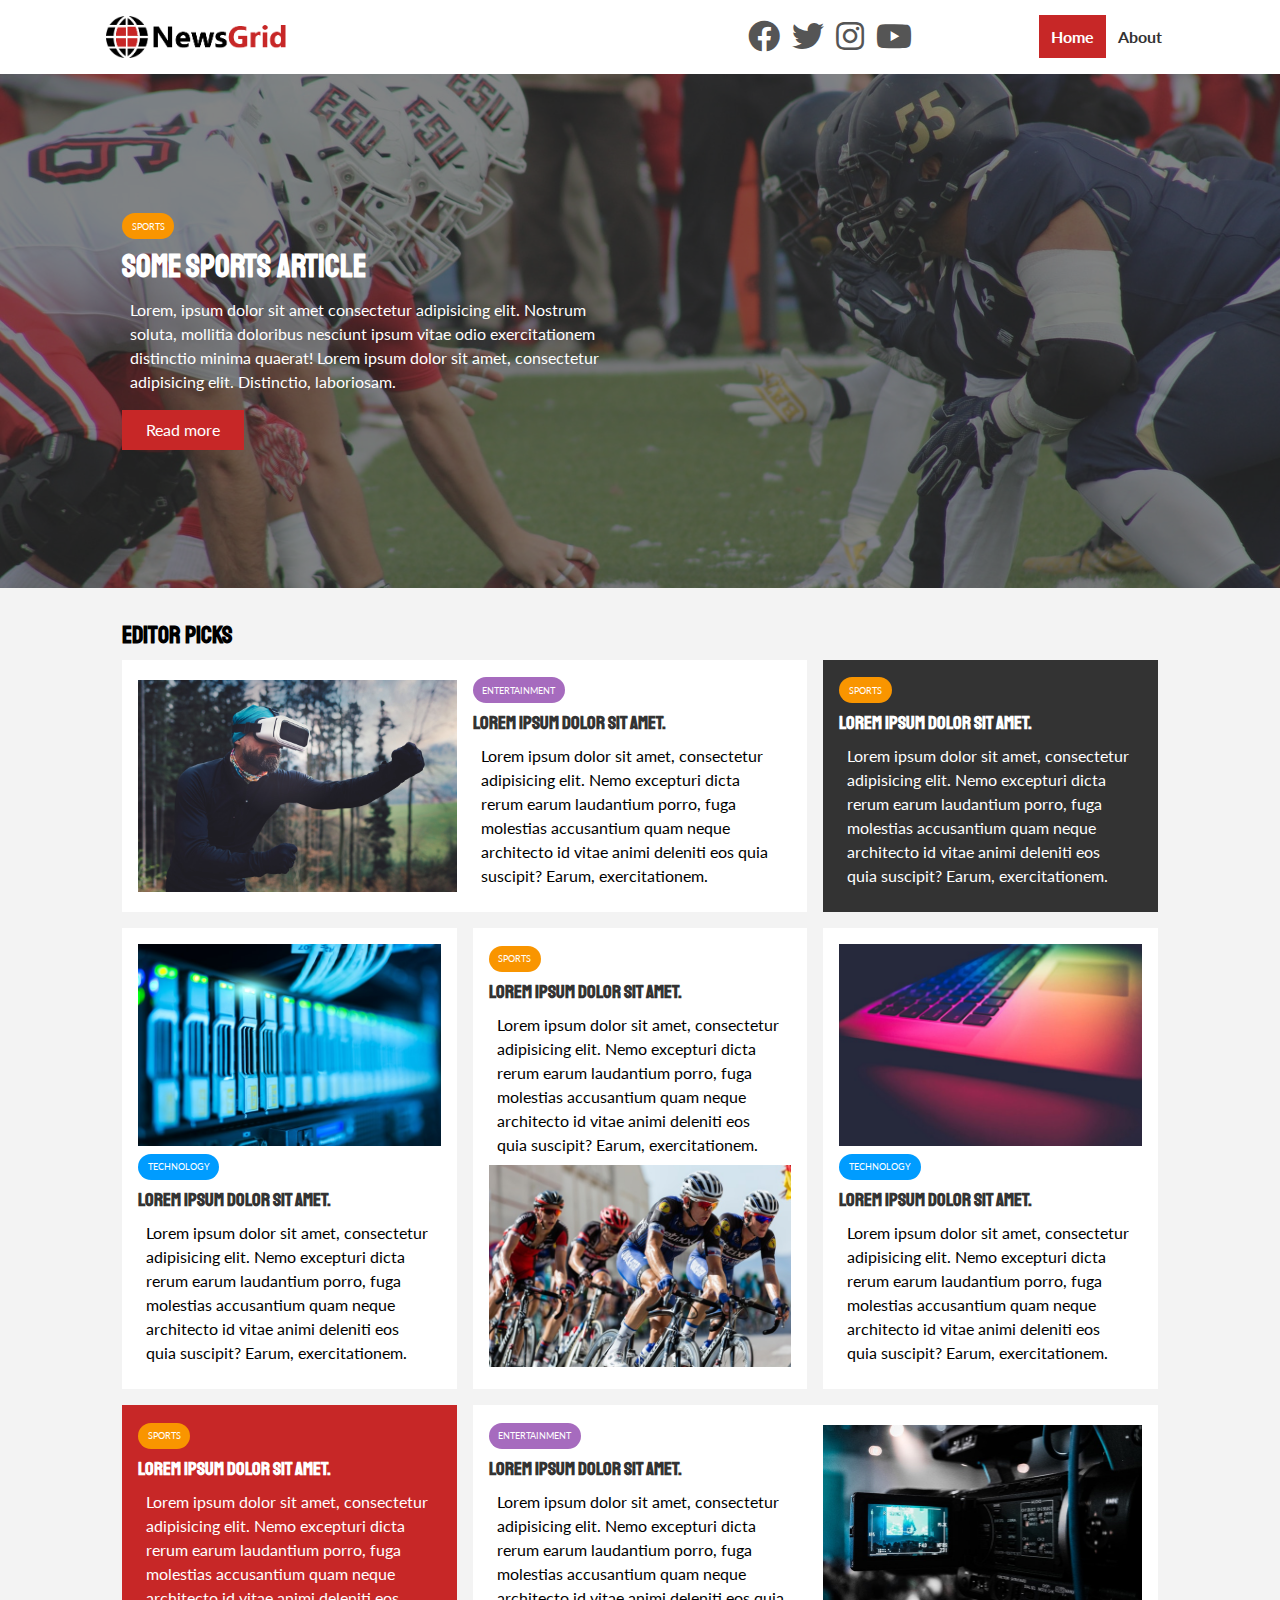
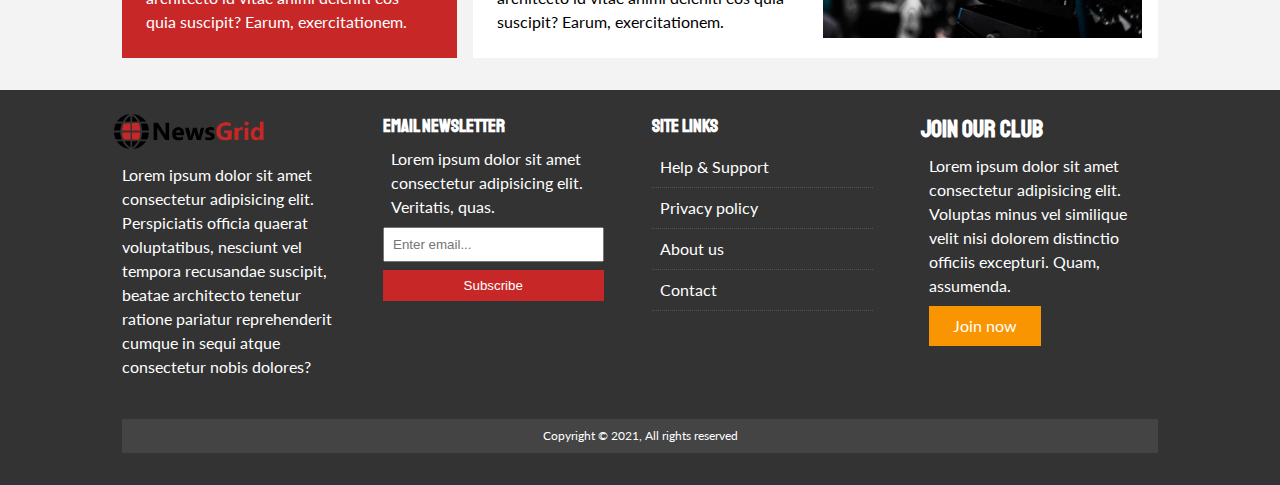
<file: index.html>
<!DOCTYPE html>
<html lang="en">
<head>
    <meta charset="UTF-8">
    <meta http-equiv="X-UA-Compatible" content="IE=edge">
    <meta name="viewport" content="width=device-width, initial-scale=1.0">
    <link rel="preconnect" href="https://fonts.googleapis.com">
    <link rel="preconnect" href="https://fonts.gstatic.com" crossorigin>
    <link href="https://fonts.googleapis.com/css2?family=Lato&family=Staatliches&display=swap" rel="stylesheet">
    <link rel="stylesheet" href="style.css">
    <link rel="stylesheet" media = "screen and (max-width: 768px)" href="mobile_style.css">
    <link rel="stylesheet" href="https://cdnjs.cloudflare.com/ajax/libs/font-awesome/5.15.4/css/all.min.css" integrity="sha512-1ycn6IcaQQ40/MKBW2W4Rhis/DbILU74C1vSrLJxCq57o941Ym01SwNsOMqvEBFlcgUa6xLiPY/NS5R+E6ztJQ==" crossorigin="anonymous" referrerpolicy="no-referrer" />
    <link rel="shortcut icon" type="image/x-icon" href="favicon.ico">
    <title>News Website | Latest news</title>
</head>
<body>
    <nav id="main-nav">
        <div class="container">
            <img src="images/logo.png" alt="news-grid" class="logo">
            <div class="social">
                <a href="http://facebook.com" target="_blank"><i class="fab fa-facebook fa-2x"></i></a>
                <a href="http://twitter.com" target="_blank"><i class="fab fa-twitter fa-2x"></i></a>
                <a href="http://instagram.com" target="_blank"><i class="fab fa-instagram fa-2x"></i></a>
                <a href="http://youtube.com" target="_blank"><i class="fab fa-youtube fa-2x"></i></a>
            </div>
                <ul>
                    <li><a href="index.html" class="current">Home</a></li>
                    <li><a href="About.html">About</a></li>
                </ul>
        </div>
    </nav>

    <!--Showcase-->
    <header id="showcase">
        <div class="container">
            <div class="showcase-container">
                <div class="showcase-content">
                    <div class="category category-sports">Sports</div>
                    <h1>Some sports article</h1>
                    <p>Lorem, ipsum dolor sit amet consectetur adipisicing elit. Nostrum soluta, mollitia doloribus nesciunt ipsum vitae odio exercitationem distinctio minima quaerat! Lorem ipsum dolor sit amet, consectetur adipisicing elit. Distinctio, laboriosam.</p>
                    <a href="article.html" class="btn btn-primary">Read more</a>
                </div>
            </div>
        </div>
    </header>

    <!--Home Articles-->
    <section id="home-articles" class="py-2">
        <div class="container">
            <h2>Editor picks</h2>
            <div class="articles-container">
                <article class="card">
                    <img src="/images/articles/ent1.jpg" alt="">
                    <div>
                        <div class="category category-ent">Entertainment</div>
                        <h3>
                            <a href="article.html">Lorem ipsum dolor sit amet.</a>
                        </h3>
                        <p>Lorem ipsum dolor sit amet, consectetur adipisicing elit. Nemo excepturi dicta rerum earum laudantium porro, fuga molestias accusantium quam neque architecto id vitae animi deleniti eos quia suscipit? Earum, exercitationem.</p>
                    </div>
                </article>
                <article class="card bg-dark">
                    <div class="category category-sports">Sports</div>
                    <h3>
                        <a href="article.html">Lorem ipsum dolor sit amet.</a>
                    </h3>
                    <p>Lorem ipsum dolor sit amet, consectetur adipisicing elit. Nemo excepturi dicta rerum earum laudantium porro, fuga molestias accusantium quam neque architecto id vitae animi deleniti eos quia suscipit? Earum, exercitationem.</p>
                </article>
                <article class="card">
                    <img src="/images/articles/tech1.jpg" alt="">
                    <div>
                        <div class="category category-tech">Technology</div>
                        <h3>
                            <a href="article.html">Lorem ipsum dolor sit amet.</a>
                        </h3>
                        <p>Lorem ipsum dolor sit amet, consectetur adipisicing elit. Nemo excepturi dicta rerum earum laudantium porro, fuga molestias accusantium quam neque architecto id vitae animi deleniti eos quia suscipit? Earum, exercitationem.</p>
                    </div>
                </article>
                <article class="card">
                    <div>
                        <div class="category category-sports">Sports</div>
                        <h3>
                            <a href="article.html">Lorem ipsum dolor sit amet.</a>
                        </h3>
                        <p>Lorem ipsum dolor sit amet, consectetur adipisicing elit. Nemo excepturi dicta rerum earum laudantium porro, fuga molestias accusantium quam neque architecto id vitae animi deleniti eos quia suscipit? Earum, exercitationem.</p>
                    </div>
                    <img src="/images/articles/sports1.jpg" alt="">
                </article>
                <article class="card">
                    <img src="/images/articles/tech2.jpg" alt="">
                    <div>
                        <div class="category category-tech">Technology</div>
                        <h3>
                            <a href="article.html">Lorem ipsum dolor sit amet.</a>
                        </h3>
                        <p>Lorem ipsum dolor sit amet, consectetur adipisicing elit. Nemo excepturi dicta rerum earum laudantium porro, fuga molestias accusantium quam neque architecto id vitae animi deleniti eos quia suscipit? Earum, exercitationem.</p>
                    </div>
                </article>
                <article class="card bg-primary">
                    <div class="category category-sports">Sports</div>
                    <h3>
                        <a href="article.html">Lorem ipsum dolor sit amet.</a>
                    </h3>
                    <p>Lorem ipsum dolor sit amet, consectetur adipisicing elit. Nemo excepturi dicta rerum earum laudantium porro, fuga molestias accusantium quam neque architecto id vitae animi deleniti eos quia suscipit? Earum, exercitationem.</p>
                </article>
                <article class="card">
                    <div>
                        <div class="category category-ent">Entertainment</div>
                        <h3>
                            <a href="article.html">Lorem ipsum dolor sit amet.</a>
                        </h3>
                        <p>Lorem ipsum dolor sit amet, consectetur adipisicing elit. Nemo excepturi dicta rerum earum laudantium porro, fuga molestias accusantium quam neque architecto id vitae animi deleniti eos quia suscipit? Earum, exercitationem.</p>
                    </div>
                    <img src="/images/articles/ent2.jpg" alt="">
                </article>
            </div>
        </div> 
    </section>

    <!--Footer-->
    <footer id="main-footer">
        <div class="container footer-container">
            <div>
                <img src="/images/logo.png" alt="NewsGrid">
                <p>Lorem ipsum dolor sit amet consectetur adipisicing elit. Perspiciatis officia quaerat voluptatibus, nesciunt vel tempora recusandae suscipit, beatae architecto tenetur ratione pariatur reprehenderit cumque in sequi atque consectetur nobis dolores?</p>
            </div>
            <div>
                <h3>Email newsletter</h3>
                <p>Lorem ipsum dolor sit amet consectetur adipisicing elit. Veritatis, quas.</p>
                <form name = "contact" method="POST" data-netlify="true">
                    <input type="email" name="email" placeholder="Enter email...">
                    <input type="submit" value="Subscribe" class="btn btn-primary">
                </form>
            </div>
            <div>
                <h3>Site Links</h3>
                <ul class="list">
                    <li><a href="#">Help & Support</a></li>
                    <li><a href="#">Privacy policy</a></li>
                    <li><a href="#">About us</a></li>
                    <li><a href="#">Contact</a></li>
                </ul>
            </div>
            <div>
                <h2>Join our club</h2>
                <p>Lorem ipsum dolor sit amet consectetur adipisicing elit. Voluptas minus vel similique velit nisi dolorem distinctio officiis excepturi. Quam, assumenda.
                <p><a href="#" class="btn btn-secondary">Join now</a></p>
                </p>
            </div>
            <p>Copyright &copy; 2021, All rights reserved</p>
        </div>
    </footer>

</body>
</html>
</file>
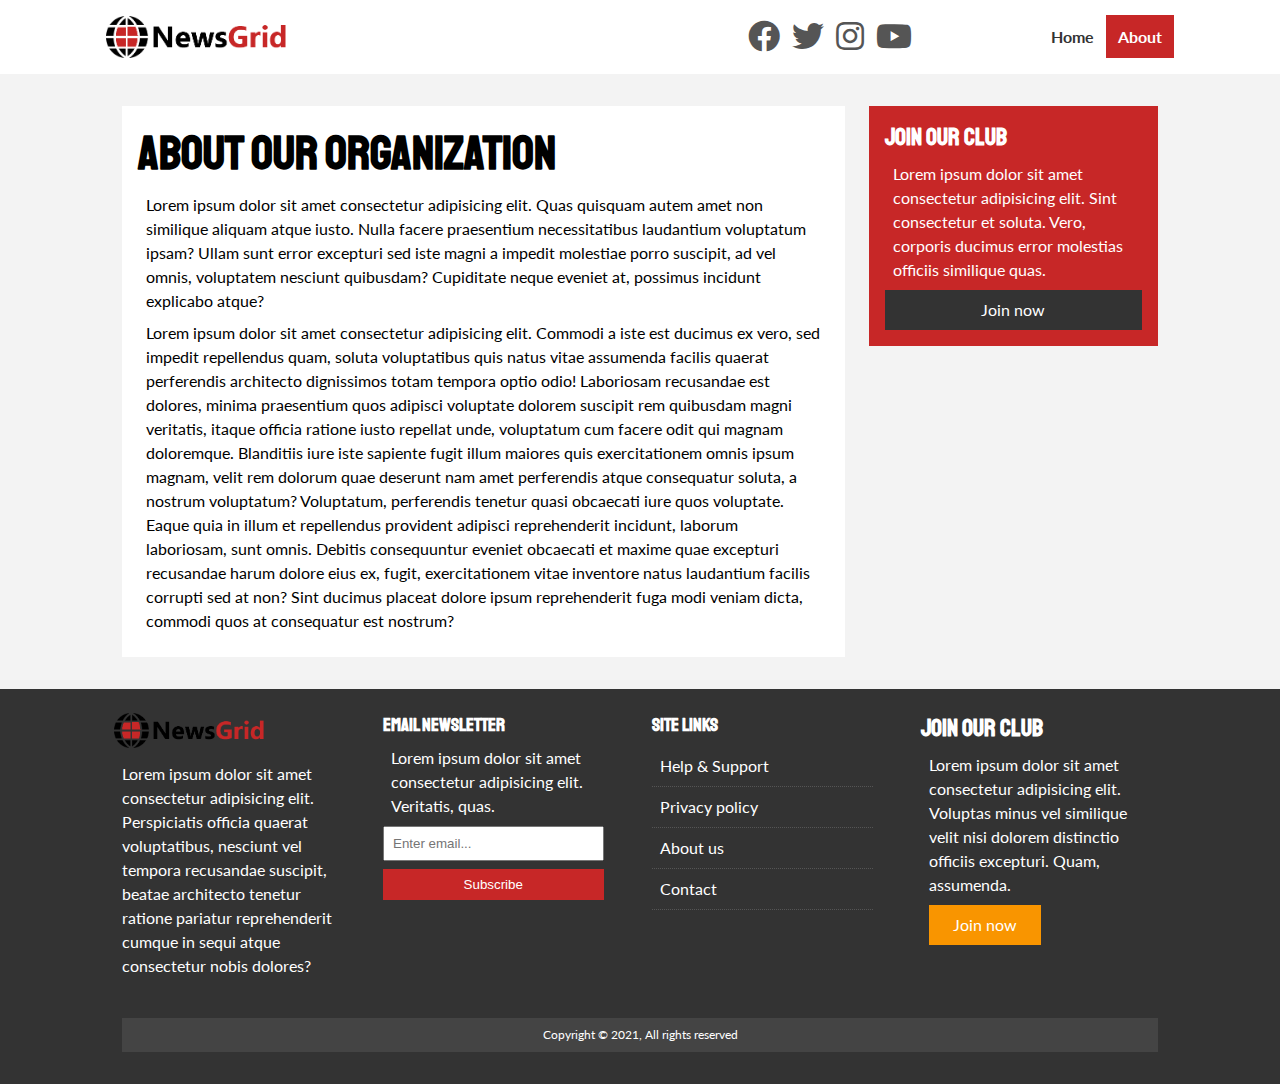
<file: about.html>
<!DOCTYPE html>
<html lang="en">
<head>
    <meta charset="UTF-8">
    <meta http-equiv="X-UA-Compatible" content="IE=edge">
    <meta name="viewport" content="width=device-width, initial-scale=1.0">
    <link rel="preconnect" href="https://fonts.googleapis.com">
    <link rel="preconnect" href="https://fonts.gstatic.com" crossorigin>
    <link href="https://fonts.googleapis.com/css2?family=Lato&family=Staatliches&display=swap" rel="stylesheet">
    <link rel="stylesheet" href="style.css">
    <link rel="stylesheet" media = "screen and (max-width: 768px)" href="mobile_style.css">
    <link rel="stylesheet" href="https://cdnjs.cloudflare.com/ajax/libs/font-awesome/5.15.4/css/all.min.css" integrity="sha512-1ycn6IcaQQ40/MKBW2W4Rhis/DbILU74C1vSrLJxCq57o941Ym01SwNsOMqvEBFlcgUa6xLiPY/NS5R+E6ztJQ==" crossorigin="anonymous" referrerpolicy="no-referrer" />
    <link rel="shortcut icon" type="image/x-icon" href="favicon.ico">
    <title>News Website | Latest news</title>
</head>
<body>
    <nav id="main-nav">
        <div class="container">
            <img src="images/logo.png" alt="news-grid" class="logo">
            <div class="social">
                <a href="http://facebook.com" target="_blank"><i class="fab fa-facebook fa-2x"></i></a>
                <a href="http://twitter.com" target="_blank"><i class="fab fa-twitter fa-2x"></i></a>
                <a href="http://instagram.com" target="_blank"><i class="fab fa-instagram fa-2x"></i></a>
                <a href="http://youtube.com" target="_blank"><i class="fab fa-youtube fa-2x"></i></a>
            </div>
                <ul>
                    <li><a href="index.html">Home</a></li>
                    <li><a href="about.html" class="current">About</a></li>
                </ul>
        </div>
    </nav>

    <!--About-->
    <section id="about">
        <div class="container">
            <div class="page-container">
                <article class="card">
                    <h1 class="l-heading">
                        About our organization
                    </h1>
                    <p>Lorem ipsum dolor sit amet consectetur adipisicing elit. Quas quisquam autem amet non similique aliquam atque iusto. Nulla facere praesentium necessitatibus laudantium voluptatum ipsam? Ullam sunt error excepturi sed iste magni a impedit molestiae porro suscipit, ad vel omnis, voluptatem nesciunt quibusdam? Cupiditate neque eveniet at, possimus incidunt explicabo atque?
                    </p>
                    <p>Lorem ipsum dolor sit amet consectetur adipisicing elit. Commodi a iste est ducimus ex vero, sed impedit repellendus quam, soluta voluptatibus quis natus vitae assumenda facilis quaerat perferendis architecto dignissimos totam tempora optio odio! Laboriosam recusandae est dolores, minima praesentium quos adipisci voluptate dolorem suscipit rem quibusdam magni veritatis, itaque officia ratione iusto repellat unde, voluptatum cum facere odit qui magnam doloremque. Blanditiis iure iste sapiente fugit illum maiores quis exercitationem omnis ipsum magnam, velit rem dolorum quae deserunt nam amet perferendis atque consequatur soluta, a nostrum voluptatum? Voluptatum, perferendis tenetur quasi obcaecati iure quos voluptate. Eaque quia in illum et repellendus provident adipisci reprehenderit incidunt, laborum laboriosam, sunt omnis. Debitis consequuntur eveniet obcaecati et maxime quae excepturi recusandae harum dolore eius ex, fugit, exercitationem vitae inventore natus laudantium facilis corrupti sed at non? Sint ducimus placeat dolore ipsum reprehenderit fuga modi veniam dicta, commodi quos at consequatur est nostrum?</p>
                </article>
                <aside class="card bg-primary">
                    <h2>Join our club</h2>
                    <p>Lorem ipsum dolor sit amet consectetur adipisicing elit. Sint consectetur et soluta. Vero, corporis ducimus error molestias officiis similique quas.</p>
                    <a href="#" class="btn btn-dark btn-block">Join now</a>
                </aside>
            </div>
        </div>
    </section>
    

    <!--Footer-->
    <footer id="main-footer">
        <div class="container footer-container">
            <div>
                <img src="/images/logo.png" alt="NewsGrid">
                <p>Lorem ipsum dolor sit amet consectetur adipisicing elit. Perspiciatis officia quaerat voluptatibus, nesciunt vel tempora recusandae suscipit, beatae architecto tenetur ratione pariatur reprehenderit cumque in sequi atque consectetur nobis dolores?</p>
            </div>
            <div>
                <h3>Email newsletter</h3>
                <p>Lorem ipsum dolor sit amet consectetur adipisicing elit. Veritatis, quas.</p>
                <form name = "contact" method="POST" data-netlify="true">
                    <input type="email" name="email" placeholder="Enter email...">
                    <input type="submit" value="Subscribe" class="btn btn-primary">
                </form>
            </div>
            <div>
                <h3>Site Links</h3>
                <ul class="list">
                    <li><a href="#">Help & Support</a></li>
                    <li><a href="#">Privacy policy</a></li>
                    <li><a href="#">About us</a></li>
                    <li><a href="#">Contact</a></li>
                </ul>
            </div>
            <div>
                <h2>Join our club</h2>
                <p>Lorem ipsum dolor sit amet consectetur adipisicing elit. Voluptas minus vel similique velit nisi dolorem distinctio officiis excepturi. Quam, assumenda.
                <p><a href="#" class="btn btn-secondary">Join now</a></p>
                </p>
            </div>
            <p>Copyright &copy; 2021, All rights reserved</p>
        </div>
    </footer>

</body>
</html>
</file>
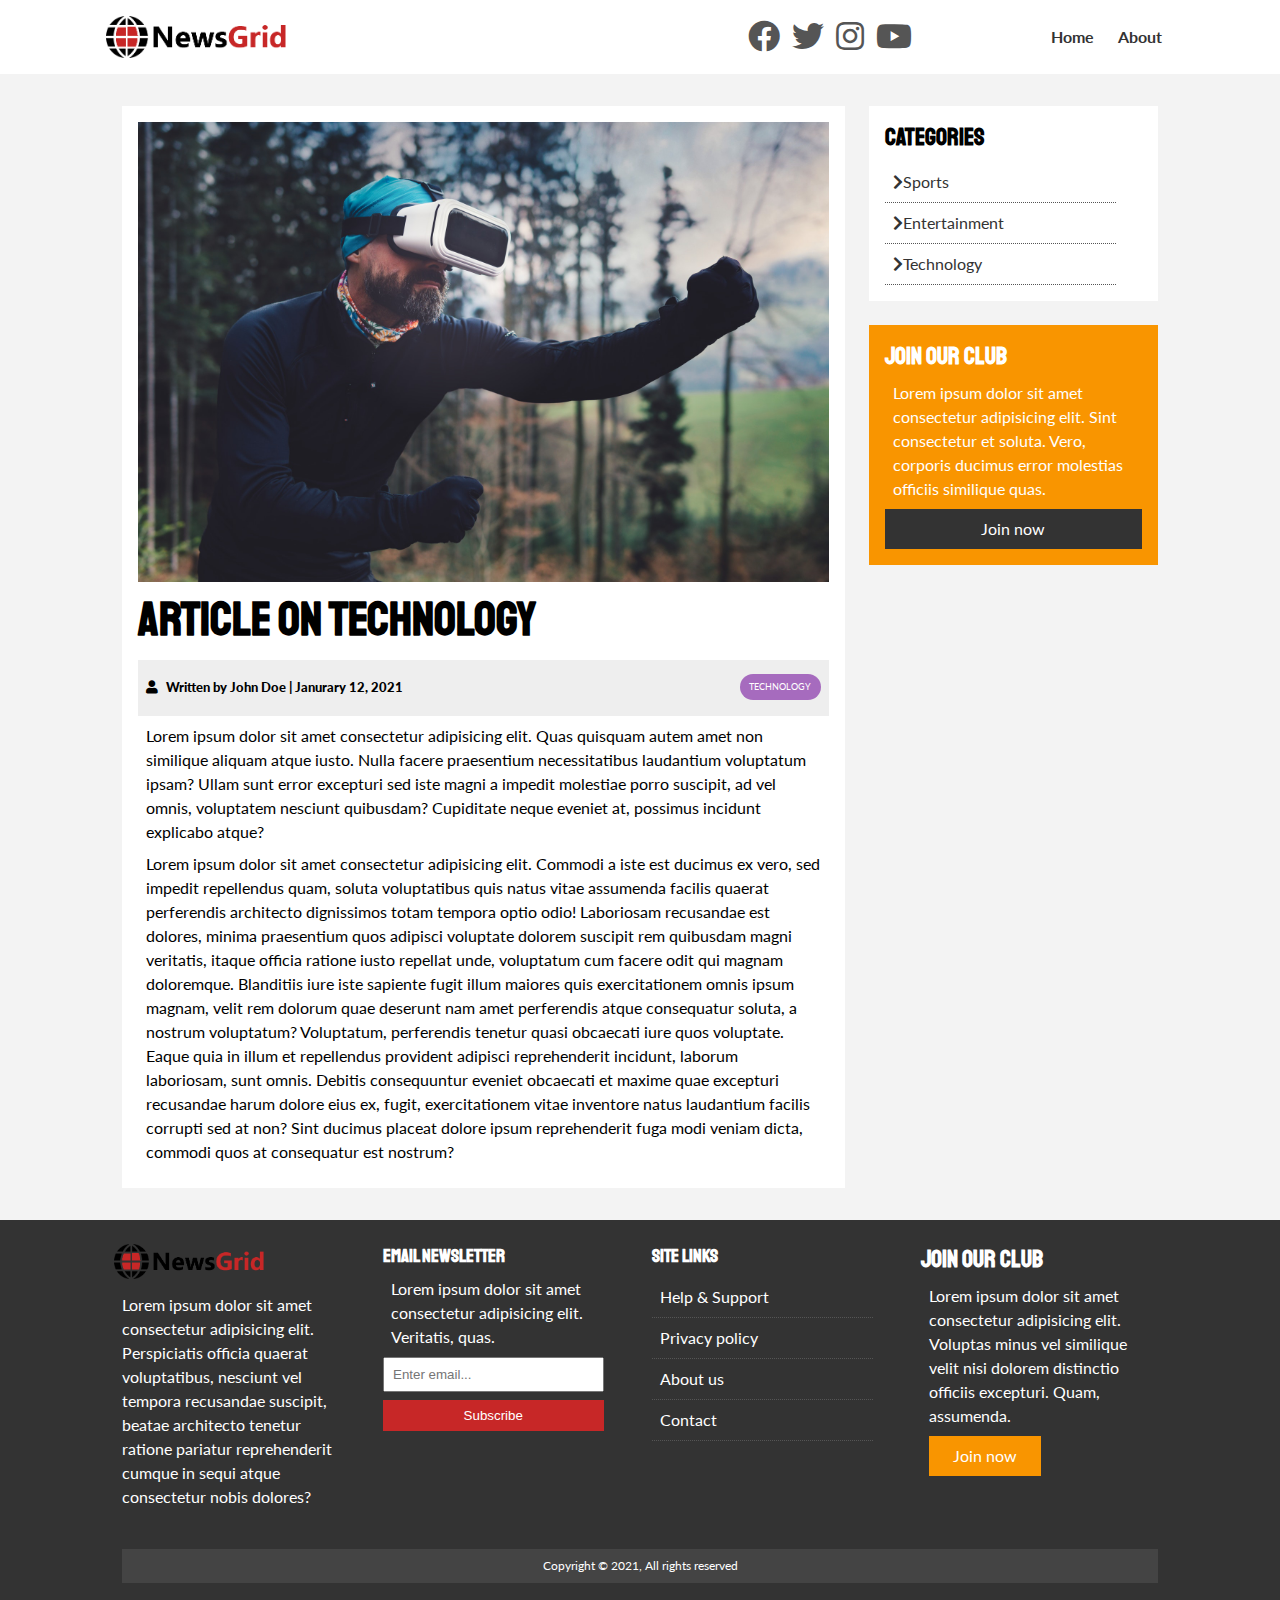
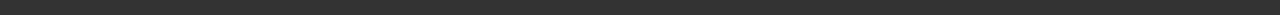
<file: article.html>
<!DOCTYPE html>
<html lang="en">
<head>
    <meta charset="UTF-8">
    <meta http-equiv="X-UA-Compatible" content="IE=edge">
    <meta name="viewport" content="width=device-width, initial-scale=1.0">
    <link rel="preconnect" href="https://fonts.googleapis.com">
    <link rel="preconnect" href="https://fonts.gstatic.com" crossorigin>
    <link href="https://fonts.googleapis.com/css2?family=Lato&family=Staatliches&display=swap" rel="stylesheet">
    <link rel="stylesheet" href="style.css">
    <link rel="stylesheet" media = "screen and (max-width: 768px)" href="mobile_style.css">
    <link rel="stylesheet" href="https://cdnjs.cloudflare.com/ajax/libs/font-awesome/5.15.4/css/all.min.css" integrity="sha512-1ycn6IcaQQ40/MKBW2W4Rhis/DbILU74C1vSrLJxCq57o941Ym01SwNsOMqvEBFlcgUa6xLiPY/NS5R+E6ztJQ==" crossorigin="anonymous" referrerpolicy="no-referrer" />
    <link rel="shortcut icon" type="image/x-icon" href="favicon.ico">
    <title>News Website | Latest news</title>
</head>
<body>
    <nav id="main-nav">
        <div class="container">
            <img src="images/logo.png" alt="news-grid" class="logo">
            <div class="social">
                <a href="http://facebook.com" target="_blank"><i class="fab fa-facebook fa-2x"></i></a>
                <a href="http://twitter.com" target="_blank"><i class="fab fa-twitter fa-2x"></i></a>
                <a href="http://instagram.com" target="_blank"><i class="fab fa-instagram fa-2x"></i></a>
                <a href="http://youtube.com" target="_blank"><i class="fab fa-youtube fa-2x"></i></a>
            </div>
                <ul>
                    <li><a href="index.html">Home</a></li>
                    <li><a href="about.html">About</a></li>
                </ul>
        </div>
    </nav>

    <!--About-->
    <section id="article">
        <div class="container">
            <div class="page-container">
                <article class="card">
                    <img src="images/articles/ent1.jpg" alt="">
                    <h1 class="l-heading">
                        Article on Technology
                    </h1>
                    <div class="meta">
                        <small>
                            <i class="fas fa-user"><span>Written by John Doe | Janurary 12, 2021</span></i>
                        </small>
                        <div class="category category-ent">Technology</div>
                    </div>
                    <p>Lorem ipsum dolor sit amet consectetur adipisicing elit. Quas quisquam autem amet non similique aliquam atque iusto. Nulla facere praesentium necessitatibus laudantium voluptatum ipsam? Ullam sunt error excepturi sed iste magni a impedit molestiae porro suscipit, ad vel omnis, voluptatem nesciunt quibusdam? Cupiditate neque eveniet at, possimus incidunt explicabo atque?
                    </p>
                    <p>Lorem ipsum dolor sit amet consectetur adipisicing elit. Commodi a iste est ducimus ex vero, sed impedit repellendus quam, soluta voluptatibus quis natus vitae assumenda facilis quaerat perferendis architecto dignissimos totam tempora optio odio! Laboriosam recusandae est dolores, minima praesentium quos adipisci voluptate dolorem suscipit rem quibusdam magni veritatis, itaque officia ratione iusto repellat unde, voluptatum cum facere odit qui magnam doloremque. Blanditiis iure iste sapiente fugit illum maiores quis exercitationem omnis ipsum magnam, velit rem dolorum quae deserunt nam amet perferendis atque consequatur soluta, a nostrum voluptatum? Voluptatum, perferendis tenetur quasi obcaecati iure quos voluptate. Eaque quia in illum et repellendus provident adipisci reprehenderit incidunt, laborum laboriosam, sunt omnis. Debitis consequuntur eveniet obcaecati et maxime quae excepturi recusandae harum dolore eius ex, fugit, exercitationem vitae inventore natus laudantium facilis corrupti sed at non? Sint ducimus placeat dolore ipsum reprehenderit fuga modi veniam dicta, commodi quos at consequatur est nostrum?</p>
                </article>

                <aside id="categories" class="card">
                    <h2>Categories</h2>
                    <ul class="list">
                        <li><a href="#"><i class="fas fa-chevron-right"></i>Sports</a></li>
                        <li><a href="#"><i class="fas fa-chevron-right"></i>Entertainment</a></li>
                        <li><a href="#"><i class="fas fa-chevron-right"></i>Technology</a></li>
                    </ul>
                </aside>

                <aside class="card bg-secondary">
                    <h2>Join our club</h2>
                    <p>Lorem ipsum dolor sit amet consectetur adipisicing elit. Sint consectetur et soluta. Vero, corporis ducimus error molestias officiis similique quas.</p>
                    <a href="#" class="btn btn-dark btn-block">Join now</a>
                </aside>
            </div>
        </div>
    </section>
    

    <!--Footer-->
    <footer id="main-footer">
        <div class="container footer-container">
            <div>
                <img src="/images/logo.png" alt="NewsGrid">
                <p>Lorem ipsum dolor sit amet consectetur adipisicing elit. Perspiciatis officia quaerat voluptatibus, nesciunt vel tempora recusandae suscipit, beatae architecto tenetur ratione pariatur reprehenderit cumque in sequi atque consectetur nobis dolores?</p>
            </div>
            <div>
                <h3>Email newsletter</h3>
                <p>Lorem ipsum dolor sit amet consectetur adipisicing elit. Veritatis, quas.</p>
                <form name = "contact" method="POST" data-netlify="true">
                    <input type="email" name="email" placeholder="Enter email...">
                    <input type="submit" value="Subscribe" class="btn btn-primary">
                </form>
            </div>
            <div>
                <h3>Site Links</h3>
                <ul class="list">
                    <li><a href="#">Help & Support</a></li>
                    <li><a href="#">Privacy policy</a></li>
                    <li><a href="#">About us</a></li>
                    <li><a href="#">Contact</a></li>
                </ul>
            </div>
            <div>
                <h2>Join our club</h2>
                <p>Lorem ipsum dolor sit amet consectetur adipisicing elit. Voluptas minus vel similique velit nisi dolorem distinctio officiis excepturi. Quam, assumenda.
                <p><a href="#" class="btn btn-secondary">Join now</a></p>
                </p>
            </div>
            <p>Copyright &copy; 2021, All rights reserved</p>
        </div>
    </footer>

</body>
</html>
</file>
<file: style.css>
:root{
    --primary-color: #c72727;
    --secondary-color: #f99500;
    --light-color: #f3f3f3;
    --dark-color: #333;
    --max-width: 1100px;
}

.category{
    --sports-color: #f99500;
    --ent-color: #a66bbe;
    --tech-color: #009cff;
}

*{
    margin: 0px;
    padding: 0px;
    box-sizing: border-box;
}

body{
    font-family: 'Lato', sans-serif;
    line-height: 1.5;
    background-color: var(--light-color);
}

a{
    color: #333;
    text-decoration: none;
}

ul{
    list-style: none;
}

img{
    width: 100%;
}

h1, h2, h3, h4{
    font-family: 'staatliches', cursive;
    margin-bottom: 0.55rem;
    line-height: 1.3;
}

/* Utilities */

.container{
    margin:auto;
    max-width: var(--max-width);
    padding: 0 2rem;
    overflow: hidden;
}

.category{
    display: inline-block;
    color: #fff;
    font-size: 0.55rem;
    text-transform: uppercase;
    padding: 0.4rem 0.6rem;
    border-radius: 15px;
    margin-bottom: 0.5rem;
}

.category-sports{
    background: var(--sports-color);
}

.category-ent{
    background: var(--ent-color);
}

.category-tech{
    background: var(--tech-color);
}

.btn{
    display: inline-block;
    border: none;
    background: var(--dark-color);
    color: #fff;
    padding: 0.5rem 1.5rem;
}

.btn-light{
    background: var(--light-color);
}
.btn-primary{
    background: var(--primary-color);
}
.btn-secondary{
    background: var(--secondary-color);
}

.btn:hover{
    opacity: 0.9;
}

.btn-block{
    display: block;
    width: 100%;
    text-align: center;
}


.card{
    padding: 1rem;
    background: #fff;
}

.bg-dark{
    background: var(--dark-color);
    color: #fff;
}

.bg-primary{
    background: var(--primary-color);
    color: #fff;
}

.bg-secondary{
    background: var(--secondary-color);
    color: #fff;
}

.py-1{
    padding: 1.5rem 0;
}

.py-2{
    padding: 2rem 0;
}

.py-3{
    padding: 3rem 0;
}

.p-1{
    padding: 1.5rem;
}

.p-2{
    padding: 2rem;
}

.p-3{
    padding: 3rem;
}

.bg-dark h1,
.bg-dark h2,
.bg-dark h3,
.bg-dark a,
.bg-primary h1,
.bg-primary h2,
.bg-primary h3,
.bg-primary a,
.bg-secondary h1,
.bg-secondary h2,
.bg-secondary h3,
.bg-secondary a{
    color: #fff;
}

p{
    margin: 0.5rem;
}

.l-heading{
    font-size: 3rem;
}

.list li{
    padding: 0.5rem;
    border-bottom: #555 dotted 1px;
    width: 90%;
}

.list li a:hover{
    color: var(--primary-color) !important;
}


/* Inner page container */

.page-container{
    display: grid;
    grid-template-columns: 5fr 2fr;
    margin: 2rem 0rem;
    grid-gap: 1.5rem;
}

.page-container > *:first-child{
    grid-row: 1 / span 3;
}


/* Navigation */

#main-nav{
    background-color: #fff;
    position: sticky;
    top: 0;
    z-index: 2;
}

#main-nav .container{
    display: grid;
    grid-template-columns: 6fr 3fr 2fr;
    padding: 1rem;
    align-items: center;
}

#main-nav .logo{
    width: 180px;
}

#main-nav ul{
    justify-self: end;
    display: flex;
}

#main-nav ul li a{
    padding: 0.75rem;
    font-weight: bold;
}

#main-nav ul li a.current{
    background-color: var(--primary-color);
    color: #fff;
}

#main-nav ul li a.current:hover{
    background-color: var(--light-color);
    color: var(--dark-color);
}

#main-nav .social{
    justify-self: center;
}

#main-nav .social i{
    color: #555;
    margin-right: 0.5rem;
}

/*Showcase*/

#showcase{
    color: #fff;
    background-color: #333;
    padding: 2rem;
    position: relative;
}

#showcase:before{
    content:"";
    background: url("images/featured.jpg") no-repeat center center/cover;
    position: absolute;
    top: 0;
    left: 0;
    width: 100%;
    height: 100%;
    opacity: 0.4;
}

#showcase .showcase-container{
    display: grid;
    grid-template-columns: repeat(2, 1fr);
    align-items: center;
    justify-content: center;
    height: 50vh;
}

#showcase .showcase-content{
    z-index: 1;
}

#showcase .showcase-content p{
    margin-bottom: 1rem;
}

/* Home articles */
#home-articles .articles-container{
    display: grid;
    grid-template-columns: repeat(3, 1fr);
    grid-gap: 1rem;
}

#home-articles .articles-container > *:first-child{
    display: grid;
    grid-template-columns: repeat(2, 1fr);
    grid-gap: 1rem;
    grid-column: 1 / span 2;
    align-items: center;
}

#home-articles .articles-container > *:last-child{
    display: grid;
    grid-template-columns: repeat(2, 1fr);
    grid-gap: 1rem;
    grid-column: 2 / span 2;
    align-items: center;
}

#article .meta{
    display: flex;
    justify-content: space-between;
    align-items: center;
    background: #eee;
    padding: 0.5rem;
}

#article .meta .category{
    margin-top: 0.4rem;
}

#article .meta small i span{
    font-family: 'Lato', sans-serif;
    padding-left: 0.5rem;
}

/* Footer */

#main-footer{
    background: var(--dark-color);
    color: #fff;
}

#main-footer img{
    width: 150px;
}

#main-footer a{
    color: #fff;
}

#main-footer .footer-container{
    display: grid;
    grid-template-columns: repeat(4, 1fr);
    grid-gap: 1.5rem;
    padding: 1.5rem;
}

#main-footer .footer-container > *:last-child{
    background: #444;
    grid-column: 1 / span 4;
    text-align: center;
    padding: 0.5rem;
    font-size: 0.75rem;
}

#main-footer .footer-container input[type='email']{
    width:90%;
    padding: 0.5rem;
    margin-bottom: 0.5rem;
}

#main-footer .footer-container input[type='submit']{
    width: 90%;
}
</file>
<file: mobile_style.css>
/* Navigation */

#main-nav .social{
    display: none;
}

#main-nav .container{
    grid-template-columns: 1fr;
    grid-gap: 1.2rem;
}

#main-nav ul,
#main-nav .logo{
    justify-self: center;
}

#main-nav ul li a{
    padding: 0.5rem;
}

#home-articles .articles-container{
    grid-template-columns: repeat(2, 1fr);
}

#home-articles .articles-container > *:first-child,
#home-articles .articles-container > *:last-child{
    grid-template-columns: 1fr;
    grid-column: 1;
}

@media(max-width: 600px) {
    /* Stack grid items */
    #showcase .showcase-container,
    #home-articles .articles-container,
    #main-footer .footer-container{
        grid-template-columns: 1fr;
    }

    #main-footer .footer-container > *:last-child{
        grid-column: 1;
    }

    #main-footer .footer-container > *{
        border-bottom: #444 dotted 1px;
        padding-bottom: 1rem;
    }

    #main-footer .footer-container > *:last-child,
    #main-footer .footer-container> *:nth-child(3),
    #main-footer .footer-container> *:nth-child(4){
        border: none;
    }

    .page-container{
        grid-template-columns: 1fr;
        text-align: center;
    }

    .page-container > *:first-child{
        grid-row: 1;
    }

    l1-heading{
        font-size: 2rem;
    }
}
</file>
